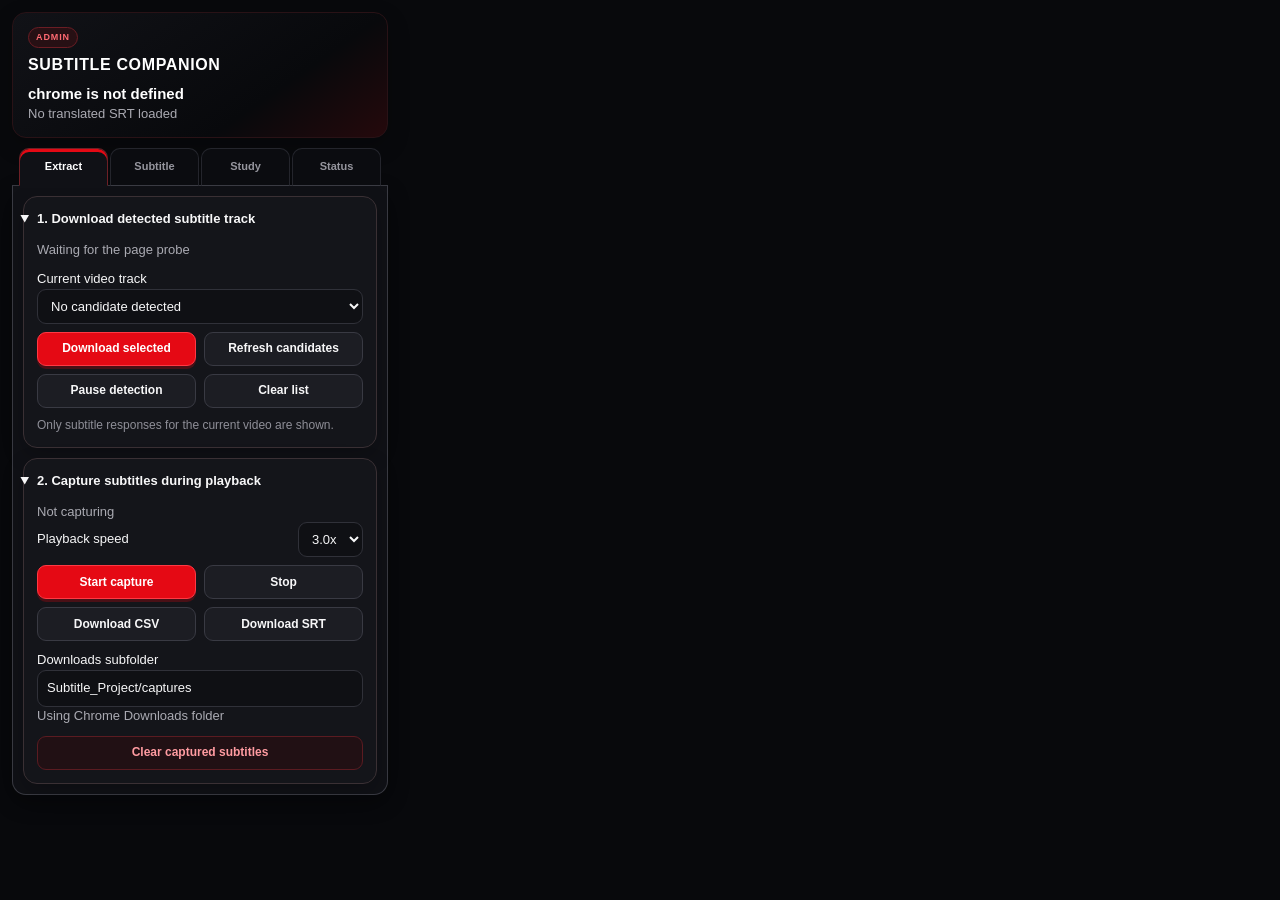
<file: chrome_extension/popup.html>
<!doctype html>
<html lang="en">
  <head>
    <meta charset="utf-8" />
    <meta name="viewport" content="width=device-width, initial-scale=1" />
    <title>Subtitle Companion Admin</title>
    <link rel="stylesheet" href="popup.css" />
    <link rel="stylesheet" href="tabs.css" />
  </head>
  <body data-viewing-mode="watch">
    <main>
      <header class="app-header">
        <h1>SUBTITLE COMPANION</h1>
        <div id="status">Checking active tab...</div>
        <div id="fileStatus">No translated SRT loaded</div>
      </header>

      <nav class="tab-bar" role="tablist" aria-label="Administrator extension sections">
        <button class="tab-button active" type="button" role="tab" aria-selected="true" aria-controls="panelExtract" data-admin-tab="extract">Extract</button>
        <button class="tab-button" type="button" role="tab" aria-selected="false" aria-controls="panelSubtitle" data-admin-tab="subtitle">Subtitle</button>
        <button class="tab-button" type="button" role="tab" aria-selected="false" aria-controls="panelStudy" data-admin-tab="study">Study</button>
        <button class="tab-button" type="button" role="tab" aria-selected="false" aria-controls="panelStatus" data-admin-tab="status">Status</button>
      </nav>

      <section id="panelExtract" class="tab-panel" role="tabpanel" data-admin-panel="extract">
        <details class="section" open>
          <summary>1. Download detected subtitle track</summary>
          <div id="trackProbeStatus" class="capture-status">Waiting for the page probe</div>
          <div class="control">
            <label for="trackCandidate">Current video track</label>
            <select id="trackCandidate"><option value="">No candidate detected</option></select>
          </div>
          <div class="capture-actions">
            <button id="downloadTrackCandidate" class="primary" type="button">Download selected</button>
            <button id="startTrackProbe" type="button">Refresh candidates</button>
            <button id="stopTrackProbe" type="button">Pause detection</button>
            <button id="clearTrackProbe" type="button">Clear list</button>
          </div>
          <p class="note">Only subtitle responses for the current video are shown.</p>
        </details>

        <details class="section" open>
          <summary>2. Capture subtitles during playback</summary>
          <div id="captureStatus" class="capture-status">Not capturing</div>
          <div class="control-row">
            <label for="captureRate">Playback speed</label>
            <select id="captureRate">
              <option value="1">1.0x</option><option value="1.5">1.5x</option>
              <option value="2">2.0x</option><option value="3" selected>3.0x</option>
            </select>
          </div>
          <div class="capture-actions">
            <button id="startCapture" class="primary" type="button">Start capture</button>
            <button id="stopCapture" type="button">Stop</button>
            <button id="downloadCsv" type="button">Download CSV</button>
            <button id="downloadSrt" type="button">Download SRT</button>
          </div>
          <div class="control">
            <label for="downloadFolder">Downloads subfolder</label>
            <input id="downloadFolder" type="text" value="Subtitle_Project/captures" />
            <div id="downloadFolderStatus" class="capture-status">Saved automatically</div>
          </div>
          <button id="clearCapture" class="clear" type="button">Clear captured subtitles</button>
        </details>
      </section>

      <section id="panelSubtitle" class="tab-panel" role="tabpanel" data-admin-panel="subtitle" hidden>
        <details class="section" open>
          <summary>3. Load translated SRT</summary>
          <label class="file-picker" for="srtFile">Choose translated SRT file</label>
          <input id="srtFile" type="file" accept=".srt,application/x-subrip,text/plain" />
          <button id="toggleOverlay" class="overlay-toggle" type="button" disabled>Hide overlay subtitles</button>
          <p class="note">Load a translated SRT locally to preview it over the active video.</p>
        </details>

        <details class="section" open>
          <summary>Display and timing settings</summary>
          <div class="control">
            <div class="control-row"><label for="offset">Timing offset</label><output id="offsetValue">+0.0 s</output></div>
            <input id="offset" type="range" min="-30" max="30" step="0.1" value="0" />
            <div class="offset-actions">
              <button type="button" data-offset-delta="-0.5">0.5 s earlier</button>
              <button type="button" data-offset-delta="0.5">0.5 s later</button>
            </div>
          </div>
          <div class="control">
            <div class="control-row"><label for="fontSize">Font size</label><output id="fontSizeValue">38 px</output></div>
            <input id="fontSize" type="range" min="20" max="72" step="1" value="38" />
          </div>
          <div class="control">
            <div class="control-row"><label for="bottom">Height from bottom</label><output id="bottomValue">10%</output></div>
            <input id="bottom" type="range" min="3" max="45" step="1" value="10" />
          </div>
          <label class="toggle"><input id="showDiagnostics" type="checkbox" />Show playback diagnostic panel</label>
          <button id="clear" class="clear" type="button">Remove loaded subtitles</button>
        </details>
      </section>

      <section id="panelStudy" class="tab-panel" role="tabpanel" data-admin-panel="study" hidden>
        <div class="mode-switch" role="group" aria-label="Viewing mode">
          <button class="active" type="button" data-viewing-mode="watch">Watch mode</button>
          <button type="button" data-viewing-mode="study">Study mode</button>
        </div>
        <p class="study-hint watch-only">Switch to Study mode to save subtitle lines from the video and replay selected clips.</p>

        <details class="section study-only" open>
          <summary>Study subtitle clips</summary>
          <div class="study-settings">
            <label for="repeatCount">Repeat each subtitle</label>
            <input id="repeatCount" type="number" min="1" max="20" step="1" value="5" />
          </div>
          <div class="control">
            <input id="cueSearch" type="search" placeholder="Search saved subtitles..." aria-label="Search saved subtitles" />
          </div>
          <div class="repeat-toolbar">
            <span id="repeatStatus">Click subtitles on the video to save them.</span>
            <button id="stopRepeat" type="button" disabled>Stop</button>
          </div>
          <div class="study-actions">
            <button id="playSelected" class="primary" type="button" disabled>Play selected clips</button>
            <button id="clearSelected" type="button" disabled>Clear selection</button>
          </div>
          <div id="selectionStatus">0 subtitles selected</div>
          <div id="cueList" class="cue-list" aria-label="Saved subtitle cues">
            <div class="empty-state">Load an SRT file, then click subtitles on the video to save them.</div>
          </div>
        </details>
      </section>

      <section id="panelStatus" class="tab-panel" role="tabpanel" data-admin-panel="status" hidden>
        <nav class="site-actions" aria-label="OTT navigation">
          <button id="openNetflix" type="button">Open Netflix</button>
          <button id="openDisney" type="button">Open Disney+</button>
        </nav>

        <details class="section" open>
          <summary>Playback details</summary>
          <dl>
            <dt>Current time</dt><dd id="time">--</dd>
            <dt>Duration</dt><dd id="duration">--</dd>
            <dt>Playback</dt><dd id="playback">--</dd>
            <dt>Rate</dt><dd id="rate">--</dd>
            <dt>Fullscreen</dt><dd id="fullscreen">--</dd>
          </dl>
        </details>

        <div class="section status-actions-card">
          <div class="status-actions-title">Section cards</div>
          <p class="note">Open or close the detail cards across all tabs.</p>
          <div class="section-actions" aria-label="Panel sections">
            <button id="expandAll" type="button">Open all sections</button>
            <button id="collapseAll" type="button">Close all sections</button>
          </div>
        </div>
      </section>
    </main>
    <script src="tabs.js"></script>
    <script src="popup.js"></script>
  </body>
</html>
</file>
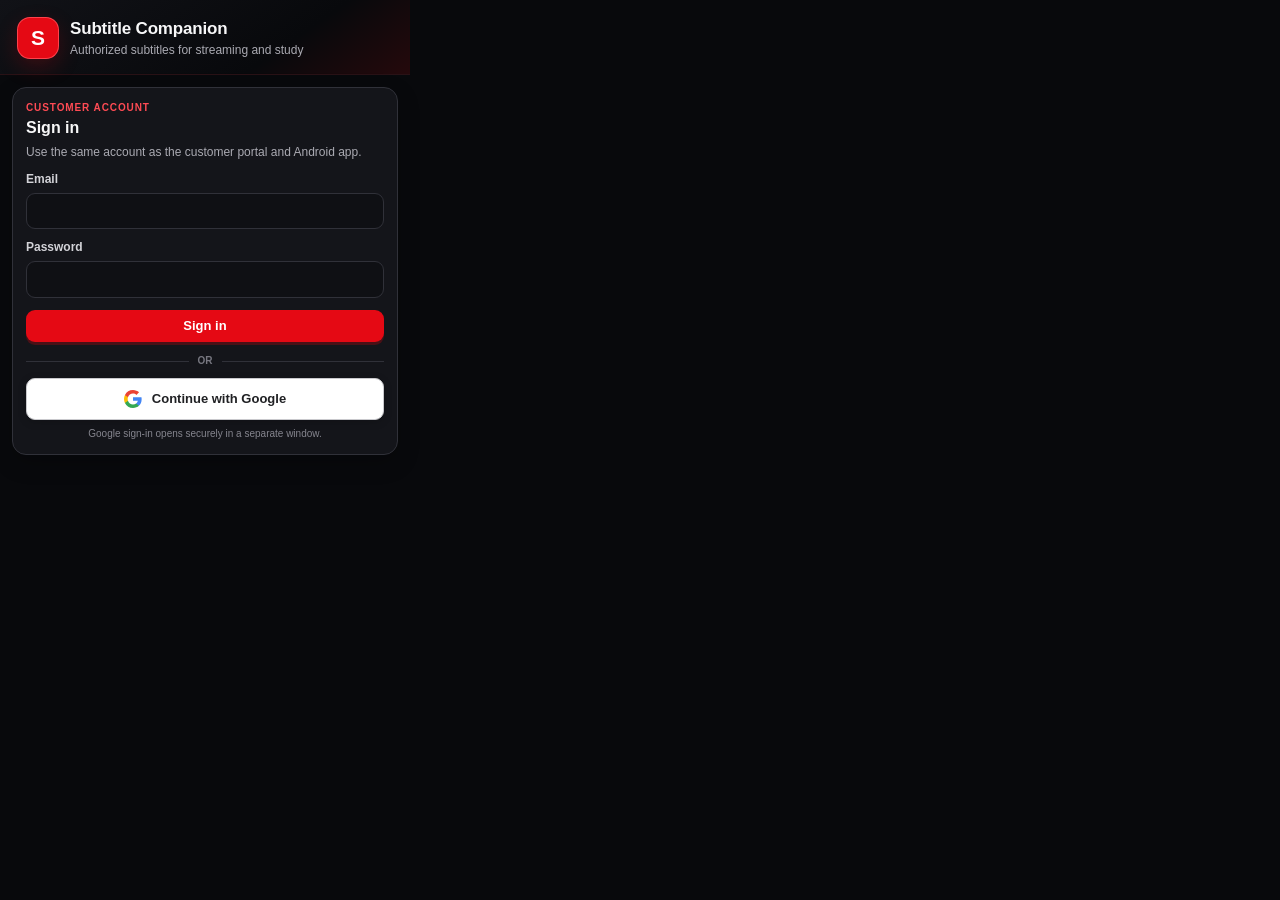
<file: customer_extension/popup.html>
<!doctype html>
<html lang="en">
<head>
  <meta charset="utf-8">
  <meta name="viewport" content="width=device-width, initial-scale=1">
  <title>Subtitle Companion</title>
  <link rel="stylesheet" href="popup.css">
  <link rel="stylesheet" href="overlay-toggle.css">
  <link rel="stylesheet" href="google-auth.css">
</head>
<body>
  <header>
    <div class="brand-mark">S</div>
    <div>
      <h1>Subtitle Companion</h1>
      <p>Authorized subtitles for streaming and study</p>
    </div>
  </header>

  <main>
    <div id="setupNotice" class="notice" hidden>Connect your Supabase project in <code>config.js</code>.</div>

    <section id="authCard" class="card">
      <div class="eyebrow">Customer account</div>
      <h2>Sign in</h2>
      <p class="muted intro-copy">Use the same account as the customer portal and Android app.</p>
      <label>Email<input id="email" type="email" autocomplete="email"></label>
      <label>Password<input id="password" type="password" autocomplete="current-password"></label>
      <button id="signIn" class="primary">Sign in</button>
      <div class="auth-divider" aria-hidden="true"><span>or</span></div>
      <button id="googleSignIn" class="google-signin-button" type="button">
        <img class="google-signin-logo" src="google-g.svg" alt="" aria-hidden="true">
        <span id="googleSignInLabel">Continue with Google</span>
      </button>
      <p class="google-signin-note">Google sign-in opens securely in a separate window.</p>
    </section>

    <section id="workspace" hidden>
      <section class="account-bar card compact-card">
        <div>
          <span class="eyebrow">Signed in</span>
          <strong id="userEmail"></strong>
        </div>
        <button id="signOut" class="text-button">Sign out</button>
      </section>

      <section class="overlay-power-card" aria-label="Overlay quick control">
        <div class="overlay-power-copy">
          <span class="eyebrow">Quick overlay control</span>
          <strong id="overlayPowerStatus">Overlay is on</strong>
        </div>
        <button id="overlayPower" class="overlay-power-button running" type="button" aria-pressed="true">STOP OVERLAY</button>
      </section>

      <nav class="tab-bar" role="tablist" aria-label="Subtitle Companion sections">
        <button id="tabLibrary" class="tab-button active" type="button" role="tab" aria-selected="true" aria-controls="panelLibrary" data-customer-tab="library">Library</button>
        <button id="tabControls" class="tab-button" type="button" role="tab" aria-selected="false" aria-controls="panelControls" data-customer-tab="controls">Controls</button>
        <button id="tabStudy" class="tab-button" type="button" role="tab" aria-selected="false" aria-controls="panelStudy" data-customer-tab="study">Study</button>
        <button id="tabSupport" class="tab-button" type="button" role="tab" aria-selected="false" aria-controls="panelSupport" data-customer-tab="support">Support</button>
      </nav>

      <section id="panelLibrary" class="tab-panel active" role="tabpanel" aria-labelledby="tabLibrary" data-tab-panel="library">
        <details id="libraryCard" class="card collapsible-card" open>
          <summary>
            <span>
              <span class="eyebrow">Authorized library</span>
              <strong>My subtitles</strong>
            </span>
            <span class="summary-meta" id="libraryCount">0 available</span>
          </summary>
          <div class="panel-body">
            <div class="context" id="pageContext">Open a supported video.</div>
            <div class="inline-row">
              <input id="trackSearch" class="compact-input" type="search" placeholder="Search title, episode or language" aria-label="Search authorized subtitles">
              <button id="refreshTracks" class="small-button">Refresh</button>
            </div>
            <div id="trackList" class="track-list"></div>
            <div id="selectedTrack" class="selection-banner">No subtitle selected</div>
          </div>
        </details>

        <details id="multiSubtitleCard" class="card collapsible-card">
          <summary>
            <span>
              <span class="eyebrow">Authorized library</span>
              <strong>Multi Subtitle</strong>
            </span>
            <span class="summary-meta">2 tracks</span>
          </summary>
          <div class="panel-body">
            <p class="muted panel-copy">Choose two authorized subtitles. Both are loaded in memory only and use the same account permissions.</p>
            <label>Sub 1<select id="multiPrimary"></select></label>
            <label>Sub 2<select id="multiSecondary"></select></label>
            <div class="two-column-actions">
              <button id="startMulti" class="primary flat">Start Multi Subtitle</button>
              <button id="clearSecondary" class="secondary flat">Single subtitle</button>
            </div>
          </div>
        </details>
      </section>

      <section id="panelControls" class="tab-panel" role="tabpanel" aria-labelledby="tabControls" data-tab-panel="controls" hidden>
        <section id="controllerCard" class="card controller-card">
          <div class="controller-head">
            <div class="status-chip" id="syncStatus">NO VIDEO</div>
            <div class="position-readout" id="positionStatus">00:00 / 00:00</div>
            <div class="track-readout" id="trackStatus">No subtitle loaded</div>
          </div>

          <details class="control-section" open>
            <summary>Playback</summary>
            <div class="chip-row four">
              <button id="seekBack" class="control-chip">-5</button>
              <button id="playPause" class="control-chip primary-chip">Play</button>
              <button id="seekForward" class="control-chip">+5</button>
              <button id="speed" class="control-chip">1.0x</button>
            </div>
          </details>

          <details class="control-section" open>
            <summary>Subtitle timing &amp; size</summary>
            <label class="switch-row"><span>Show subtitles</span><input id="visible" type="checkbox" checked></label>
            <div class="chip-row four">
              <button id="syncEarlier" class="control-chip">-.5</button>
              <button id="syncLater" class="control-chip">+.5</button>
              <button id="fontSmaller" class="control-chip text-small">a</button>
              <button id="fontLarger" class="control-chip text-large">A</button>
            </div>
            <div class="control-meta"><span>Sync</span><strong id="offsetValue">+0.0s</strong><span>Size</span><strong id="fontValue">38px</strong></div>
          </details>

          <details class="control-section">
            <summary>Subtitle position</summary>
            <div class="chip-row three">
              <button id="moveDown" class="control-chip">Down</button>
              <button id="moveUp" class="control-chip">Up</button>
              <button id="resetPosition" class="control-chip">Reset</button>
            </div>
            <div class="control-meta two"><span>Bottom</span><strong id="bottomValue">10%</strong></div>
          </details>

          <details id="secondaryControls" class="control-section" hidden>
            <summary>Sub 2 size &amp; position</summary>
            <div class="chip-row four">
              <button id="secondarySmaller" class="control-chip text-small">a</button>
              <button id="secondaryLarger" class="control-chip text-large">A</button>
              <button id="secondaryDown" class="control-chip">Down</button>
              <button id="secondaryUp" class="control-chip">Up</button>
            </div>
            <div class="two-column-actions compact-actions">
              <button id="secondaryReset" class="secondary flat">Reset Sub 2</button>
              <button id="secondaryRemove" class="secondary flat">Remove Sub 2</button>
            </div>
            <div class="control-meta"><span>Bottom</span><strong id="secondaryBottomValue">20%</strong><span>Size</span><strong id="secondaryFontValue">34px</strong></div>
          </details>
        </section>
      </section>

      <section id="panelStudy" class="tab-panel" role="tabpanel" aria-labelledby="tabStudy" data-tab-panel="study" hidden>
        <section class="card controller-card study-card">
          <details id="studySection" class="control-section" open>
            <summary>Study mode</summary>
            <div class="segmented" role="group" aria-label="Viewing mode">
              <button id="watchMode" class="active">Watch</button>
              <button id="studyMode">Study</button>
            </div>
            <div class="repeat-row">
              <button id="repeatMinus" class="control-chip small-chip">-</button>
              <strong id="repeatValue">5x</strong>
              <button id="repeatPlus" class="control-chip small-chip">+</button>
            </div>
            <div class="study-actions">
              <button id="repeatCurrent" class="control-chip wide-chip">Repeat current</button>
              <button id="playSelections" class="control-chip wide-chip">Play saved</button>
              <button id="stopStudy" class="control-chip">Stop</button>
              <button id="clearStudy" class="control-chip">Clear</button>
            </div>
            <p id="viewerStatus" class="muted viewer-status"></p>
          </details>
        </section>

        <details id="savedCard" class="card collapsible-card" open>
          <summary>
            <span>
              <span class="eyebrow">Study mode</span>
              <strong>Saved lines</strong>
            </span>
            <span class="summary-meta" id="savedCount">0 saved</span>
          </summary>
          <div class="panel-body">
            <div id="savedList" class="saved-list"></div>
          </div>
        </details>
      </section>

      <section id="panelSupport" class="tab-panel" role="tabpanel" aria-labelledby="tabSupport" data-tab-panel="support" hidden>
        <section class="card support-card">
          <span class="eyebrow">Customer support</span>
          <h2>Need another subtitle?</h2>
          <p class="muted support-copy">Request a subtitle or report a timing, translation, or display problem.</p>
          <div class="support-actions">
            <button id="requestVideo" class="primary flat">Request a subtitle</button>
            <button id="reportError" class="secondary flat">Report an issue</button>
          </div>
        </section>
      </section>
    </section>

    <p id="status" class="status" aria-live="polite"></p>
  </main>

  <script src="config.js"></script>
  <script src="supabase-client.js"></script>
  <script src="subtitle-core.js"></script>
  <script src="tabs.js"></script>
  <script src="popup.js"></script>
  <script src="overlay-toggle.js"></script>
  <script src="google-auth-ui.js"></script>
</body>
</html>
</file>
<file: chrome_extension/popup.css>
:root {
  color-scheme: dark;
  --surface:#08090c;
  --card:#14151a;
  --card-alt:#101116;
  --library:#0d0e12;
  --track:#18191e;
  --primary:#e50914;
  --primary-dark:#b20710;
  --text:#f7f7f8;
  --muted:#aaaab2;
  --border:#303139;
  --input:#0f1014;
  --selected:#2b1014;
  --warning:#231013;
  --ready:#102018;
  --ready-border:#315b42;
  --success:#79d992;
}
* { box-sizing:border-box; }
body {
  width:400px;
  margin:0;
  color:var(--text);
  background:var(--surface);
  font:13px/1.45 Inter,"Segoe UI",Arial,sans-serif;
}
main { display:grid; gap:10px; padding:12px; }
h1 {
  margin:0;
  color:#fff;
  font-size:16px;
  letter-spacing:.04em;
}
h2,summary { margin:0; color:var(--text); font-size:13px; font-weight:800; }
summary { cursor:pointer; list-style-position:outside; }
details[open] summary { margin-bottom:12px; }
.app-header {
  position:relative;
  overflow:hidden;
  padding:14px 15px 13px;
  border:1px solid #291216;
  border-radius:14px;
  background:linear-gradient(145deg,#111217 0%,#08090c 68%,#25090c 100%);
  box-shadow:0 8px 22px rgba(0,0,0,.24);
}
.app-header::before {
  content:"ADMIN";
  display:inline-block;
  margin-bottom:5px;
  padding:3px 7px;
  border:1px solid #6b1d24;
  border-radius:999px;
  color:#ff6a72;
  background:#271014;
  font-size:9px;
  font-weight:900;
  letter-spacing:.1em;
}
#status { margin-top:7px; color:#fff; font-size:15px; font-weight:800; }
#fileStatus { min-height:19px; color:var(--muted); overflow-wrap:anywhere; }
.section {
  padding:13px;
  border:1px solid var(--border);
  border-radius:14px;
  background:var(--card);
  box-shadow:0 8px 22px rgba(0,0,0,.2);
}
.section[open] { border-color:#3a3034; }
.section > summary { transition:color .12s ease; }
.section > summary:hover { color:#ff7b82; }
.site-actions,.capture-actions,.offset-actions { display:grid; grid-template-columns:1fr 1fr; gap:8px; }
.mode-switch {
  display:grid;
  grid-template-columns:1fr 1fr;
  gap:4px;
  padding:4px;
  border:1px solid var(--border);
  border-radius:11px;
  background:#0b0c10;
}
.mode-switch button { background:transparent; border-color:transparent; color:#92929a; }
.mode-switch button.active {
  color:#fff;
  background:var(--primary);
  border-color:#ff3944;
  box-shadow:0 4px 12px rgba(229,9,20,.22);
  font-weight:800;
}
.section-actions { display:grid; grid-template-columns:1fr 1fr; gap:6px; }
.section-actions button { min-height:29px; padding:4px 8px; }
body[data-viewing-mode="watch"] .study-only { display:none !important; }
body[data-viewing-mode="study"] .watch-only { display:none !important; }
button {
  min-height:34px;
  padding:7px 10px;
  border:1px solid #393a43;
  border-radius:9px;
  color:var(--text);
  background:#1c1d23;
  cursor:pointer;
  font:700 12px/1.2 Inter,"Segoe UI",Arial,sans-serif;
  transition:transform .08s ease,filter .08s ease,background .12s ease,border-color .12s ease;
}
button:hover { border-color:#6e252a; background:#272026; filter:brightness(1.06); }
button:active { transform:translateY(1px) scale(.985); }
button.primary {
  color:#fff;
  background:var(--primary);
  border-color:#ff3944;
  box-shadow:0 3px 0 rgba(178,7,16,.34);
  font-weight:800;
}
button.primary:hover { background:#f10b17; border-color:#ff5962; }
button:disabled { cursor:not-allowed; opacity:.42; transform:none; }
button:focus-visible,input:focus-visible,select:focus-visible,summary:focus-visible,.file-picker:focus-visible {
  outline:3px solid rgba(229,9,20,.32);
  outline-offset:2px;
}
.control { margin-top:10px; }
.control-row { display:flex; align-items:center; gap:8px; }
.control-row label { flex:1; }
.capture-actions,.offset-actions { margin-top:8px; }
.capture-status,.muted { min-height:19px; color:var(--muted); }
select,input[type="text"],input[type="search"],input[type="number"] {
  width:100%;
  padding:8px 9px;
  border:1px solid var(--border);
  border-radius:9px;
  color:var(--text);
  background:var(--input);
  font:inherit;
}
select:hover,input[type="text"]:hover,input[type="search"]:hover,input[type="number"]:hover { border-color:#4a3a3e; }
select option { color:var(--text); background:var(--card); }
#captureRate { width:auto; }
input[type="range"] { width:100%; accent-color:var(--primary); }
input[type="file"] { display:none; }
output { min-width:58px; color:#ff737a; text-align:right; font-weight:800; }
.file-picker {
  display:block;
  margin-top:10px;
  padding:11px;
  border:1px dashed #5a363a;
  border-radius:9px;
  color:#f1b8bc;
  background:#171014;
  cursor:pointer;
  text-align:center;
  font-weight:700;
}
.file-picker:hover { border-color:var(--primary); background:#211014; }
.overlay-toggle { width:100%; margin-top:8px; }
.divider { margin:12px 0; border:0; border-top:1px solid var(--border); }
.note { margin:9px 0 0; color:#8f8f98; font-size:12px; }
.clear {
  width:100%;
  margin-top:10px;
  color:#ff9ba1;
  background:#211014;
  border-color:#5b1b21;
}
.clear:hover { border-color:#8a2932; background:#2b1015; }
.toggle { display:flex; align-items:center; gap:8px; margin-top:11px; color:#c7c7cc; }
.toggle input { accent-color:var(--primary); }
.repeat-toolbar { display:flex; align-items:center; justify-content:space-between; gap:8px; margin:9px 0 7px; }
.study-settings { display:grid; grid-template-columns:1fr 84px; align-items:center; gap:8px; margin-top:10px; }
#repeatCount { width:84px; }
.study-actions { display:grid; grid-template-columns:1fr 1fr; gap:8px; margin:8px 0; }
#selectionStatus { color:var(--muted); font-size:12px; }
#repeatStatus { color:#c2c2c8; font-size:12px; }
#stopRepeat { min-height:29px; padding:4px 9px; }
.cue-list { display:grid; gap:6px; max-height:230px; overflow-y:auto; padding-right:2px; scrollbar-color:#5c1d23 #101116; }
.cue-item {
  display:grid;
  gap:3px;
  min-height:0;
  width:100%;
  padding:8px 10px;
  border:1px solid var(--border);
  border-radius:9px;
  color:var(--text);
  background:var(--track);
}
.cue-item:hover { border-color:#6e252a; background:#211215; }
.cue-row { display:grid; grid-template-columns:22px 1fr; align-items:center; gap:7px; }
.cue-select { width:17px; height:17px; margin:0; accent-color:var(--primary); }
.cue-item.active { border-color:var(--primary); background:var(--selected); box-shadow:0 0 0 1px var(--primary) inset; }
.cue-time { color:#ff737a; font-size:11px; font-variant-numeric:tabular-nums; font-weight:800; }
.cue-text { overflow:hidden; text-overflow:ellipsis; white-space:nowrap; }
.empty-state { padding:12px 4px; color:#8f8f98; text-align:center; }
dl { display:grid; grid-template-columns:92px 1fr; gap:5px 8px; margin:0; }
dt { color:#8f8f98; }
dd { margin:0; overflow:hidden; color:#e7e7ea; text-overflow:ellipsis; white-space:nowrap; }
.error { color:#ff8f95 !important; }
</file>
<file: chrome_extension/tabs.css>
[hidden]{display:none!important}

/* The admin popup has only header + tab strip + active panel as direct main children. */
main{gap:0}
.app-header{margin-bottom:10px}

.tab-bar{
  display:grid;
  grid-template-columns:repeat(4,1fr);
  align-items:end;
  gap:2px;
  margin:0;
  padding:0 7px;
  border:0;
  border-bottom:1px solid #3a3b43;
  border-radius:0;
  background:transparent;
  box-shadow:none;
}
.tab-button{
  position:relative;
  min-width:0;
  min-height:38px;
  margin:0 0 -1px;
  padding:9px 4px 10px;
  border:1px solid #24252c;
  border-bottom-color:#3a3b43;
  border-radius:10px 10px 0 0;
  color:#96969e;
  background:#0b0c10;
  box-shadow:none;
  font-size:11px;
  font-weight:800;
}
.tab-button:hover{
  color:#ffc0c4;
  background:#171014;
  border-color:#4c2429;
  border-bottom-color:#3a3b43;
}
.tab-button.active{
  z-index:2;
  color:#fff;
  background:#101116;
  border-color:#6d2026 #6d2026 #101116;
  box-shadow:inset 0 3px 0 var(--primary);
}
.tab-button.active::after{
  content:"";
  position:absolute;
  right:0;
  bottom:-3px;
  left:0;
  height:4px;
  background:#101116;
}
.tab-panel{
  display:grid;
  gap:10px;
  margin:0;
  padding:10px;
  border:1px solid #3a3b43;
  border-top:0;
  border-radius:0 0 14px 14px;
  background:#101116;
  box-shadow:0 8px 22px rgba(0,0,0,.22);
  animation:adminTabIn .12s ease-out;
}
@keyframes adminTabIn{from{opacity:.55;transform:translateY(2px)}to{opacity:1;transform:none}}
.study-hint{margin:0;padding:12px;border:1px solid var(--border);border-radius:12px;color:var(--muted);background:var(--card-alt);font-size:12px}
.status-actions-card{display:grid;gap:8px}
.status-actions-title{font-size:13px;font-weight:800}
#panelStatus>.site-actions{margin-bottom:0}
@media(max-width:410px){.tab-bar{padding-inline:4px}.tab-button{min-height:36px;font-size:10px;padding-inline:2px}.tab-panel{padding-inline:8px}}
</file>
<file: customer_extension/popup.css>
:root {
  color-scheme: dark;
  --surface:#08090c;
  --card:#14151a;
  --card-alt:#101116;
  --library:#0d0e12;
  --track:#18191e;
  --primary:#e50914;
  --primary-dark:#b20710;
  --text:#f7f7f8;
  --muted:#aaaab2;
  --border:#303139;
  --input:#0f1014;
  --selected:#2b1014;
  --warning:#231013;
  --ready:#102018;
  --ready-border:#315b42;
  --success:#79d992;
}
* { box-sizing:border-box; }
[hidden] { display:none !important; }
body {
  margin:0;
  width:410px;
  min-height:560px;
  color:var(--text);
  background:var(--surface);
  font:14px/1.4 Inter,"Segoe UI",sans-serif;
}
header {
  display:flex;
  gap:12px;
  align-items:center;
  padding:17px 18px 15px;
  color:var(--text);
  background:linear-gradient(145deg,#111217 0%,#08090c 68%,#25090c 100%);
  border-bottom:1px solid #291216;
}
.brand-mark {
  width:40px;
  height:40px;
  display:grid;
  place-items:center;
  border-radius:12px;
  color:white;
  background:var(--primary);
  font-size:21px;
  font-weight:900;
  box-shadow:0 0 0 1px #ff424c,0 8px 22px rgba(229,9,20,.22);
}
h1,h2,p { margin:0; }
h1 { font-size:17px; letter-spacing:-.01em; }
header p { margin-top:1px; color:var(--muted); font-size:12px; }
h2 { font-size:16px; }
main { padding:12px; }
.card {
  margin-bottom:10px;
  border:1px solid var(--border);
  border-radius:14px;
  background:var(--card);
  box-shadow:0 8px 22px rgba(0,0,0,.22);
}
.card { padding:13px; }
.compact-card { padding:10px 12px; }
.account-bar { display:flex; align-items:center; justify-content:space-between; gap:10px; }
.account-bar strong { display:block; max-width:275px; overflow:hidden; text-overflow:ellipsis; white-space:nowrap; }
.eyebrow { display:block; margin-bottom:2px; color:#ff4b54; font-size:10px; font-weight:900; letter-spacing:.09em; text-transform:uppercase; }
.intro-copy,.panel-copy,.support-copy { margin-top:5px; }
label { display:block; margin-top:10px; color:#d3d3d8; font-size:12px; font-weight:800; }
input,select {
  width:100%;
  margin-top:5px;
  padding:9px 10px;
  border:1px solid var(--border);
  border-radius:9px;
  color:var(--text);
  background:var(--input);
  font:inherit;
}
input::placeholder { color:#707079; }
select option { color:var(--text); background:var(--card); }
button {
  border:0;
  border-radius:9px;
  padding:9px 12px;
  cursor:pointer;
  color:var(--text);
  font:700 13px/1.1 Inter,"Segoe UI",sans-serif;
  transition:transform .08s ease,filter .08s ease,background .12s ease,border-color .12s ease;
}
button:hover { filter:brightness(1.08); }
button:active { transform:translateY(1px) scale(.985); }
button:disabled { cursor:not-allowed; opacity:.5; transform:none; }
button:focus-visible,input:focus-visible,select:focus-visible,summary:focus-visible { outline:3px solid rgba(229,9,20,.32); outline-offset:2px; }
.primary { width:100%; margin-top:12px; color:white; background:var(--primary); box-shadow:0 3px 0 rgba(178,7,16,.34); }
.secondary { width:100%; margin-top:10px; color:#f1b8bc; background:#211014; border:1px solid #5b1b21; }
.flat { margin-top:0; }
.text-button { padding:5px 7px; color:#ff6a72; background:transparent; }
.small-button { flex:0 0 auto; color:#ff6a72; background:#211014; border:1px solid #5b1b21; }
.muted { color:var(--muted); font-size:12px; }
.notice,.status { margin-bottom:10px; padding:9px 10px; border:1px solid #4d171c; border-radius:9px; background:var(--warning); color:#f3c5c8; font-size:12px; }
.status:empty { display:none; }
.context { margin:0 0 9px; padding:8px 10px; border:1px solid #262831; border-radius:9px; color:#c5c5cb; background:var(--card-alt); font-size:12px; }
.inline-row { display:flex; gap:7px; align-items:flex-end; }
.compact-input { margin:0; min-width:0; }

.tab-bar {
  display:grid;
  grid-template-columns:repeat(4,1fr);
  gap:5px;
  margin:0 0 10px;
  padding:4px;
  border:1px solid var(--border);
  border-radius:13px;
  background:#0b0c10;
  box-shadow:0 5px 16px rgba(0,0,0,.22);
}
.tab-button {
  min-width:0;
  padding:9px 5px;
  color:#8f8f98;
  background:transparent;
  border:1px solid transparent;
  font-size:11px;
}
.tab-button.active {
  color:white;
  background:var(--primary);
  border-color:#ff3944;
  box-shadow:0 4px 12px rgba(229,9,20,.22);
}
.tab-panel { animation:tabIn .13s ease-out; }
@keyframes tabIn { from { opacity:.55; transform:translateY(2px); } to { opacity:1; transform:none; } }

.collapsible-card { padding:0; overflow:hidden; }
.collapsible-card > summary,.control-section > summary { list-style:none; cursor:pointer; user-select:none; }
.collapsible-card > summary::-webkit-details-marker,.control-section > summary::-webkit-details-marker { display:none; }
.collapsible-card > summary {
  display:flex;
  align-items:center;
  justify-content:space-between;
  gap:10px;
  padding:12px 13px;
  color:var(--text);
}
.collapsible-card > summary::after,.control-section > summary::after {
  content:"Show";
  margin-left:auto;
  color:#ff5c64;
  font-size:10px;
  font-weight:900;
  text-transform:uppercase;
}
.collapsible-card[open] > summary::after,.control-section[open] > summary::after { content:"Hide"; }
.summary-meta { color:var(--muted); font-size:11px; white-space:nowrap; }
.panel-body { padding:0 13px 13px; border-top:1px solid #26272d; }
.track-list { display:grid; gap:7px; max-height:245px; margin-top:9px; overflow:auto; }
.track {
  width:100%;
  display:flex;
  justify-content:space-between;
  gap:8px;
  text-align:left;
  color:var(--text);
  background:var(--track);
  border:1px solid var(--border);
}
.track:hover { border-color:#6e252a; background:#211215; }
.track.selected { border-color:var(--primary); background:var(--selected); }
.track small { display:block; margin-top:2px; color:var(--muted); font-weight:500; }
.track .language-tag { align-self:center; flex:0 0 auto; padding:3px 7px; border-radius:999px; color:#ff8a90; background:#2a1014; border:1px solid #5f1d23; font-size:10px; font-weight:900; }
.selection-banner { margin-top:9px; padding:8px 10px; border:1px solid var(--border); border-radius:9px; color:var(--muted); background:var(--input); font-size:12px; font-weight:800; }
.selection-banner.ready { color:#ffc0c4; border-color:#6d2026; background:var(--selected); }
.two-column-actions { display:grid; grid-template-columns:1fr 1fr; gap:8px; margin-top:11px; }

.controller-card { padding:8px; background:#101116; border-color:var(--border); color:white; }
.study-card { padding:8px; }
.controller-head { display:grid; grid-template-columns:auto auto 1fr; align-items:center; gap:6px; padding:2px 2px 7px; }
.status-chip { padding:4px 7px; border-radius:8px; color:#ffb6ba; background:#351216; border:1px solid #5d1b21; font-size:10px; font-weight:900; white-space:nowrap; }
.status-chip.ready { color:var(--success); background:var(--ready); border-color:var(--ready-border); }
.position-readout { color:#fff; font:700 11px/1.2 ui-monospace,SFMono-Regular,Consolas,monospace; white-space:nowrap; }
.track-readout { min-width:0; overflow:hidden; text-overflow:ellipsis; white-space:nowrap; color:#a9a9b1; font-size:10px; text-align:right; }
.control-section { border-top:1px solid #292a31; }
.control-section:first-of-type { border-top:0; }
.control-section > summary { display:flex; align-items:center; padding:9px 4px 7px; color:#f0f0f2; font-size:11px; font-weight:900; }
.control-section > summary::after { color:#ff5c64; }
.chip-row { display:grid; gap:5px; padding:0 2px 7px; }
.chip-row.four { grid-template-columns:repeat(4,1fr); }
.chip-row.three { grid-template-columns:repeat(3,1fr); }
.control-chip { min-height:32px; padding:7px 6px; color:#ededf0; background:#1c1d23; border:1px solid #383942; box-shadow:inset 0 -1px 0 rgba(0,0,0,.38); }
.control-chip:hover { background:#272830; border-color:#555660; }
.primary-chip { color:white; background:var(--primary); border-color:#ff3944; }
.text-small { font-size:12px; }
.text-large { font-size:18px; }
.control-meta { display:grid; grid-template-columns:auto 1fr auto 1fr; gap:5px; align-items:center; padding:0 4px 8px; color:#888891; font-size:10px; }
.control-meta.two { grid-template-columns:auto 1fr; }
.control-meta strong { color:#f0f0f2; text-align:right; }
.switch-row { display:flex; justify-content:space-between; align-items:center; margin:0 4px 7px; color:#d0d0d5; font-size:11px; }
.switch-row input { width:auto; margin:0; accent-color:var(--primary); }
.segmented { display:grid; grid-template-columns:1fr 1fr; gap:3px; margin:0 2px 9px; padding:3px; border:1px solid #26272e; border-radius:10px; background:#0b0c10; }
.segmented button { color:#8e8e96; background:transparent; }
.segmented button.active { color:white; background:var(--primary); }
.repeat-row { display:flex; align-items:center; justify-content:center; gap:8px; padding:0 2px 8px; }
.repeat-row strong { min-width:45px; text-align:center; color:#f2f2f4; }
.small-chip { width:42px; }
.study-actions { display:grid; grid-template-columns:1.3fr 1.3fr .8fr .8fr; gap:5px; padding:0 2px 6px; }
.wide-chip { font-size:10px; }
.viewer-status { padding:2px 4px 7px; color:#aaaab2; text-align:center; }
.compact-actions { margin:0 2px 7px; }
.saved-list { display:grid; gap:7px; margin-top:9px; max-height:260px; overflow:auto; }
.saved-item { padding:9px; border:1px solid var(--border); border-radius:10px; background:var(--track); }
.saved-item strong { display:block; color:#ff7b82; font-size:11px; }
.saved-item p { margin:4px 0 7px; color:var(--text); font-size:12px; white-space:pre-line; }
.saved-actions { display:grid; grid-template-columns:1fr auto; gap:6px; }
.saved-actions button { padding:6px 8px; color:#ffc2c6; background:#251114; border:1px solid #5a1a20; font-size:11px; }
.saved-actions .remove { color:#ff8f95; background:#2c1014; border-color:#74232a; }
.empty-state { padding:12px 10px; color:var(--muted); text-align:center; font-size:12px; }
.support-card { padding:15px; }
.support-actions { display:grid; grid-template-columns:1fr 1fr; gap:8px; margin-top:14px; }

::-webkit-scrollbar { width:7px; }
::-webkit-scrollbar-track { background:#0c0d10; }
::-webkit-scrollbar-thumb { background:#383940; border-radius:999px; }
::-webkit-scrollbar-thumb:hover { background:#55565e; }

@media (max-width:420px) {
  body { width:390px; }
  .controller-head { grid-template-columns:auto auto; }
  .track-readout { grid-column:1 / -1; text-align:left; }
  .tab-button { font-size:10px; padding-inline:3px; }
}
</file>
<file: customer_extension/overlay-toggle.css>
@import url("tab-visual.css");

.overlay-power-card {
  position:sticky;
  top:0;
  z-index:20;
  display:grid;
  grid-template-columns:1fr auto;
  gap:10px;
  align-items:center;
  margin:0 0 10px;
  padding:10px 11px;
  border:1px solid #6d2026;
  border-radius:13px;
  background:linear-gradient(135deg,#241013 0%,#111217 72%);
  box-shadow:0 8px 22px rgba(0,0,0,.34),0 0 0 1px rgba(229,9,20,.08);
}
.overlay-power-copy { min-width:0; }
.overlay-power-copy strong {
  display:block;
  overflow:hidden;
  color:#f7f7f8;
  font-size:12px;
  text-overflow:ellipsis;
  white-space:nowrap;
}
.overlay-power-button {
  min-width:142px;
  min-height:39px;
  padding:9px 13px;
  border:1px solid transparent;
  border-radius:9px;
  font-size:11px;
  font-weight:900;
  letter-spacing:.035em;
}
.overlay-power-button.running {
  color:#fff;
  background:var(--primary);
  border-color:#ff424c;
  box-shadow:0 4px 14px rgba(229,9,20,.28);
}
.overlay-power-button.stopped {
  color:#111217;
  background:#f7f7f8;
  border-color:#fff;
  box-shadow:0 4px 14px rgba(0,0,0,.22);
}
.overlay-power-button:focus-visible {
  outline:3px solid rgba(229,9,20,.36);
  outline-offset:2px;
}

/* Keep the authorized library compact even when a customer has many tracks. */
#libraryCard .track-list {
  height:190px;
  max-height:190px;
  overflow-x:hidden;
  overflow-y:scroll;
  overscroll-behavior:contain;
  scrollbar-gutter:stable;
  align-content:start;
  padding-right:4px;
}
#libraryCard .track-list::-webkit-scrollbar { width:8px; }
#libraryCard .track-list::-webkit-scrollbar-track {
  border-radius:999px;
  background:#0c0d10;
}
#libraryCard .track-list::-webkit-scrollbar-thumb {
  min-height:34px;
  border:2px solid #0c0d10;
  border-radius:999px;
  background:#5a2a2f;
}
#libraryCard .track-list::-webkit-scrollbar-thumb:hover { background:#814047; }

@media (max-width:420px) {
  .overlay-power-card { gap:7px; padding:9px 10px; }
  .overlay-power-button { min-width:128px; padding-inline:10px; }
  #libraryCard .track-list { height:180px; max-height:180px; }
}
</file>
<file: customer_extension/google-auth.css>
.auth-divider {
  display:flex;
  align-items:center;
  gap:9px;
  margin:12px 0 10px;
  color:#777780;
  font-size:10px;
  font-weight:800;
  text-transform:uppercase;
}
.auth-divider::before,
.auth-divider::after {
  content:"";
  flex:1;
  height:1px;
  background:#303139;
}
.google-signin-button {
  width:100%;
  min-height:42px;
  display:flex;
  align-items:center;
  justify-content:center;
  gap:10px;
  margin:0;
  padding:9px 13px;
  border:1px solid #c9c9cd;
  border-radius:9px;
  color:#202124;
  background:#fff;
  box-shadow:0 2px 8px rgba(0,0,0,.18);
  font-size:13px;
  font-weight:700;
}
.google-signin-button:hover {
  color:#202124;
  background:#f8f9fa;
  border-color:#dadce0;
  filter:none;
}
.google-signin-button:active { transform:translateY(1px) scale(.99); }
.google-signin-button:focus-visible {
  outline:3px solid rgba(66,133,244,.36);
  outline-offset:2px;
}
.google-signin-button:disabled {
  color:#6f7073;
  background:#f1f3f4;
  opacity:.8;
}
.google-signin-logo {
  width:18px;
  height:18px;
  flex:0 0 18px;
}
.google-signin-note {
  margin-top:7px;
  color:#85858e;
  font-size:10px;
  text-align:center;
}
</file>
